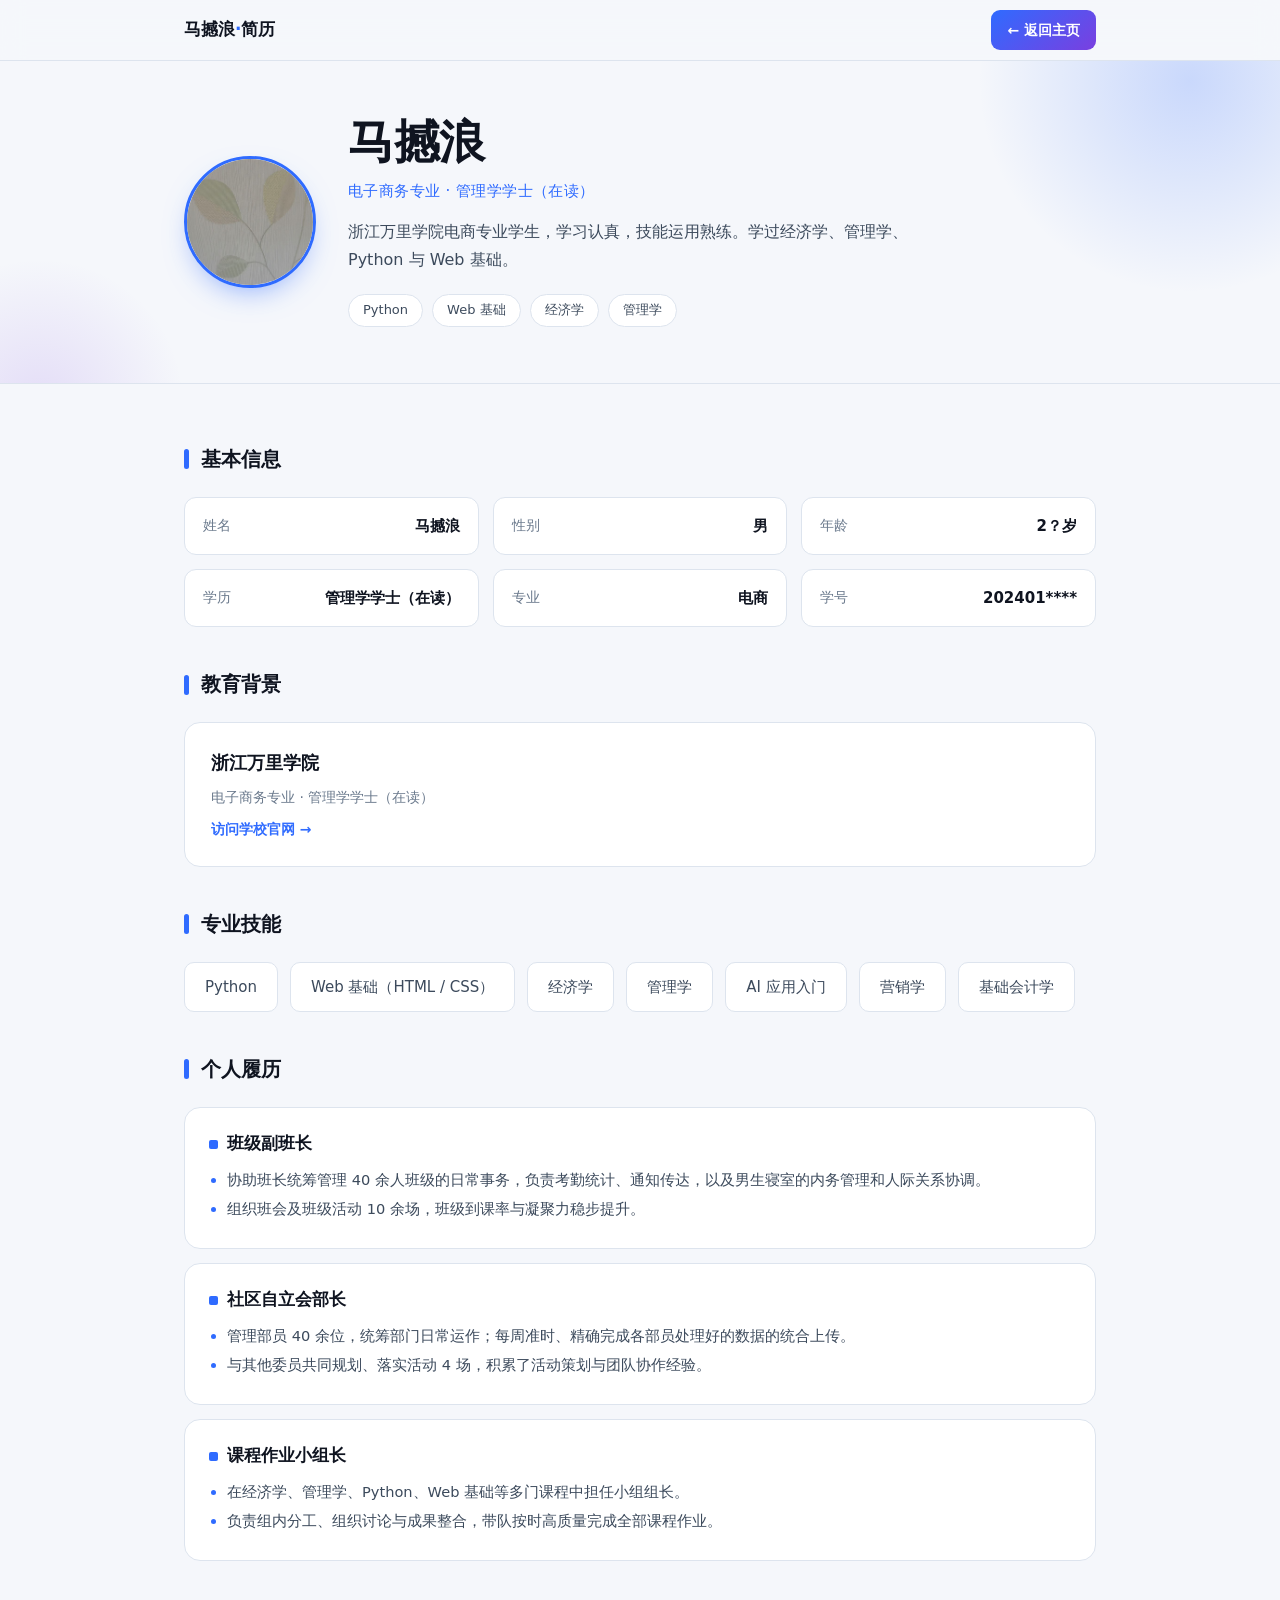
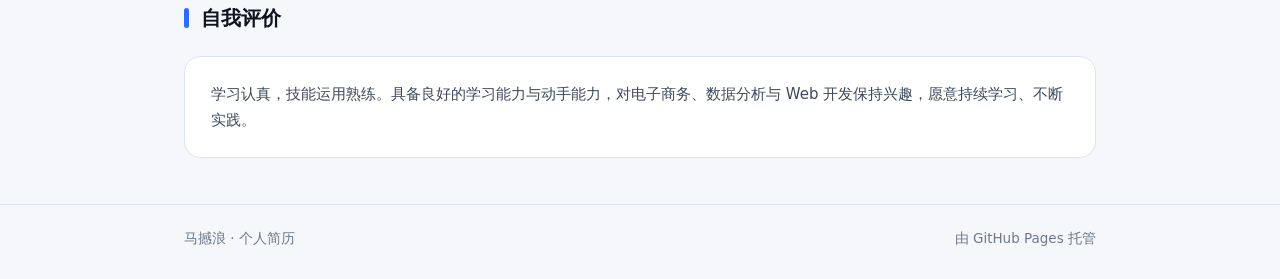
<file: index.html>
﻿<!DOCTYPE html>
<html lang="zh-CN">
<head>
<meta charset="UTF-8">
<meta name="viewport" content="width=device-width, initial-scale=1">
<title>马撼浪 · 个人简历</title>
<link rel="stylesheet" href="StyleSheet.css">
</head>
<body>

<nav>
  <div class="wrap">
    <div class="brand">马撼浪<span>·</span>简历</div>
    <a class="back-btn" href="https://linsezhitu.github.io/home/">← 返回主页</a>
  </div>
</nav>

<header class="hero">
  <div class="wrap">
    <img class="avatar" src="pictures/touxiang.jpg" alt="个人头像">
    <div class="hero-text">
      <h1>马撼浪</h1>
      <p class="role">电子商务专业 · 管理学学士（在读）</p>
      <p class="intro">浙江万里学院电商专业学生，学习认真，技能运用熟练。学过经济学、管理学、Python 与 Web 基础。</p>
      <div class="badges">
        <span class="badge">Python</span>
        <span class="badge">Web 基础</span>
        <span class="badge">经济学</span>
        <span class="badge">管理学</span>
      </div>
    </div>
  </div>
</header>

<main>
  <div class="wrap">

    <section>
      <h2>基本信息</h2>
      <div class="info-grid">
        <div class="info-item"><span class="label">姓名</span><span class="value">马撼浪</span></div>
        <div class="info-item"><span class="label">性别</span><span class="value">男</span></div>
        <div class="info-item"><span class="label">年龄</span><span class="value">2？岁</span></div>
        <div class="info-item"><span class="label">学历</span><span class="value">管理学学士（在读）</span></div>
        <div class="info-item"><span class="label">专业</span><span class="value">电商</span></div>
        <div class="info-item"><span class="label">学号</span><span class="value">202401****</span></div>
      </div>
    </section>

    <section>
      <h2>教育背景</h2>
      <a class="card" href="https://www.zwu.edu.cn" target="_blank" rel="noopener">
        <h3>浙江万里学院</h3>
        <p class="muted">电子商务专业 · 管理学学士（在读）</p>
        <p class="go">访问学校官网 →</p>
      </a>
    </section>

    <section>
      <h2>专业技能</h2>
      <div class="stack">
        <span class="chip">Python</span>
        <span class="chip">Web 基础（HTML / CSS）</span>
        <span class="chip">经济学</span>
        <span class="chip">管理学</span>
        <span class="chip">AI 应用入门</span>
        <span class="chip">营销学</span>
        <span class="chip">基础会计学</span>
      </div>
    </section>

    <section>
      <h2>个人履历</h2>
      <div class="exp">
        <div class="exp-item">
          <h3>班级副班长</h3>
          <ul>
            <li>协助班长统筹管理 40 余人班级的日常事务，负责考勤统计、通知传达，以及男生寝室的内务管理和人际关系协调。</li>
            <li>组织班会及班级活动 10 余场，班级到课率与凝聚力稳步提升。</li>
          </ul>
        </div>
        <div class="exp-item">
          <h3>社区自立会部长</h3>
          <ul>
            <li>管理部员 40 余位，统筹部门日常运作；每周准时、精确完成各部员处理好的数据的统合上传。</li>
            <li>与其他委员共同规划、落实活动 4 场，积累了活动策划与团队协作经验。</li>
          </ul>
        </div>
        <div class="exp-item">
          <h3>课程作业小组长</h3>
          <ul>
            <li>在经济学、管理学、Python、Web 基础等多门课程中担任小组组长。</li>
            <li>负责组内分工、组织讨论与成果整合，带队按时高质量完成全部课程作业。</li>
          </ul>
        </div>
      </div>
    </section>

    <section>
      <h2>自我评价</h2>
      <div class="card">
        <p>学习认真，技能运用熟练。具备良好的学习能力与动手能力，对电子商务、数据分析与 Web 开发保持兴趣，愿意持续学习、不断实践。</p>
      </div>
    </section>

  </div>
</main>

<footer>
  <div class="wrap">
    <span>马撼浪 · 个人简历</span>
    <span>由 GitHub Pages 托管</span>
  </div>
</footer>

</body>
</html>
</file>
<file: StyleSheet.css>
﻿:root {
  --bg: #0f1420;
  --bg-soft: #0a0f19;
  --card: #1a2130;
  --line: #2c3548;
  --accent: #5b8cff;
  --accent-2: #b07cff;
  --text: #c6cfdd;
  --dim: #7c8ba0;
  --head: #ffffff;
  --radius: 16px;
}
@media (prefers-color-scheme: light) {
  :root {
    --bg: #f5f7fb;
    --bg-soft: #ffffff;
    --card: #ffffff;
    --line: #dde4ee;
    --accent: #2f6bff;
    --accent-2: #7a3fe0;
    --text: #3c4a5c;
    --dim: #6b7a8d;
    --head: #0f1420;
  }
}
* { box-sizing: border-box; }
html { scroll-behavior: smooth; }
body {
  margin: 0;
  background: var(--bg);
  color: var(--text);
  font-family: "Segoe UI", "Microsoft YaHei", system-ui, -apple-system, sans-serif;
  font-size: 16px;
  line-height: 1.75;
  -webkit-font-smoothing: antialiased;
}
a { color: var(--accent); text-decoration: none; }
a:hover { text-decoration: underline; }

.wrap { max-width: 960px; margin: 0 auto; padding: 0 24px; }

/* ---------- nav ---------- */
nav {
  position: sticky; top: 0; z-index: 20;
  background: color-mix(in srgb, var(--bg) 88%, transparent);
  backdrop-filter: blur(12px);
  border-bottom: 1px solid var(--line);
}
nav .wrap { display: flex; align-items: center; gap: 16px; height: 60px; }
nav .brand { font-weight: 700; color: var(--head); font-size: 17px; }
nav .brand span { color: var(--accent); }
.back-btn {
  margin-left: auto; display: inline-flex; align-items: center; gap: 6px;
  background: linear-gradient(140deg, var(--accent), var(--accent-2));
  color: #fff; border-radius: 9px; padding: 8px 16px;
  font-size: 14px; font-weight: 600; text-decoration: none; white-space: nowrap;
}
.back-btn:hover { filter: brightness(1.08); color: #fff; text-decoration: none; }

/* ---------- hero ---------- */
header.hero { position: relative; overflow: hidden; border-bottom: 1px solid var(--line); }
.hero::before, .hero::after { content: ""; position: absolute; border-radius: 50%; pointer-events: none; }
.hero::before {
  width: 440px; height: 440px; right: -130px; top: -200px;
  background: radial-gradient(circle, var(--accent), transparent 68%); opacity: 0.22;
}
.hero::after {
  width: 300px; height: 300px; left: -110px; bottom: -170px;
  background: radial-gradient(circle, var(--accent-2), transparent 68%); opacity: 0.14;
}
.hero .wrap {
  position: relative; z-index: 1;
  display: flex; align-items: center; gap: 32px;
  padding-top: 56px; padding-bottom: 56px; flex-wrap: wrap;
}
.avatar {
  width: 132px; height: 132px; flex: 0 0 auto;
  border-radius: 50%; object-fit: cover;
  border: 3px solid var(--accent);
  box-shadow: 0 12px 30px -12px color-mix(in srgb, var(--accent) 60%, transparent);
}
.hero-text { flex: 1 1 320px; }
.hero h1 {
  margin: 0; font-size: clamp(32px, 6vw, 46px);
  color: var(--head); letter-spacing: -0.5px; line-height: 1.1;
}
.hero .role { margin: 10px 0 0; color: var(--accent); font-size: 15px; letter-spacing: 0.4px; }
.hero .intro { margin: 14px 0 0; max-width: 58ch; }
.badges { display: flex; flex-wrap: wrap; gap: 9px; margin-top: 20px; }
.badge {
  font-size: 13px; color: var(--text);
  background: var(--card); border: 1px solid var(--line);
  border-radius: 999px; padding: 4px 14px;
  transition: border-color .18s, color .18s;
}
.badge:hover { border-color: var(--accent); color: var(--head); }

/* ---------- sections ---------- */
main .wrap { padding-top: 24px; padding-bottom: 40px; }
section { padding: 34px 0 6px; }
section > h2 {
  display: flex; align-items: center; gap: 12px;
  margin: 0 0 20px; font-size: 20px; color: var(--head); font-weight: 700;
}
section > h2::before {
  content: ""; width: 5px; height: 20px; border-radius: 3px;
  background: var(--accent); flex: 0 0 auto;
}

/* 基本信息 */
.info-grid { display: grid; gap: 14px; grid-template-columns: repeat(auto-fit, minmax(240px, 1fr)); }
.info-item {
  display: flex; justify-content: space-between; align-items: center; gap: 12px;
  background: var(--card); border: 1px solid var(--line); border-radius: 12px;
  padding: 15px 18px;
}
.info-item .label { color: var(--dim); font-size: 13.5px; white-space: nowrap; }
.info-item .value { color: var(--head); font-weight: 600; font-size: 15px; text-align: right; }

/* 卡片 */
.card {
  background: var(--card); border: 1px solid var(--line);
  border-radius: var(--radius); padding: 24px 26px;
  transition: border-color .18s ease, transform .18s ease;
}
.card:hover { border-color: var(--accent); transform: translateY(-2px); }
.card h3 { margin: 0 0 6px; font-size: 18px; color: var(--head); }
.card p { margin: 0; font-size: 15px; }
.card .muted { color: var(--dim); font-size: 14px; margin-bottom: 8px; }
a.card { display: block; color: inherit; text-decoration: none; }
a.card:hover { text-decoration: none; }
.card .go { color: var(--accent); font-size: 14px; font-weight: 600; }

/* 技能 chips */
.stack { display: flex; flex-wrap: wrap; gap: 12px; }
.chip {
  background: var(--card); border: 1px solid var(--line);
  border-radius: 10px; padding: 11px 20px; font-size: 15px; color: var(--text);
  transition: transform .18s ease, border-color .18s ease, color .18s ease;
}
.chip:hover { transform: translateY(-2px); border-color: var(--accent-2); color: var(--head); }

/* 个人履历 */
.exp { display: flex; flex-direction: column; gap: 14px; }
.exp-item {
  background: var(--card); border: 1px solid var(--line);
  border-radius: var(--radius); padding: 22px 24px;
  transition: border-color .18s ease, transform .18s ease;
}
.exp-item:hover { border-color: var(--accent); transform: translateY(-2px); }
.exp-item h3 {
  margin: 0 0 8px; font-size: 16.5px; color: var(--head);
  display: flex; align-items: center; gap: 9px;
}
.exp-item h3::before {
  content: ""; width: 9px; height: 9px; border-radius: 2px;
  background: var(--accent); flex: 0 0 auto;
}
.exp-item ul { margin: 0; padding-left: 18px; font-size: 14.6px; }
.exp-item li { margin: 4px 0; }
.exp-item li::marker { color: var(--accent); }

footer {
  border-top: 1px solid var(--line);
  color: var(--dim); font-size: 13.5px;
}
footer .wrap {
  display: flex; justify-content: space-between; gap: 16px;
  flex-wrap: wrap; padding-top: 22px; padding-bottom: 28px;
}

@media (max-width: 560px) {
  .avatar { width: 100px; height: 100px; }
}
</file>
